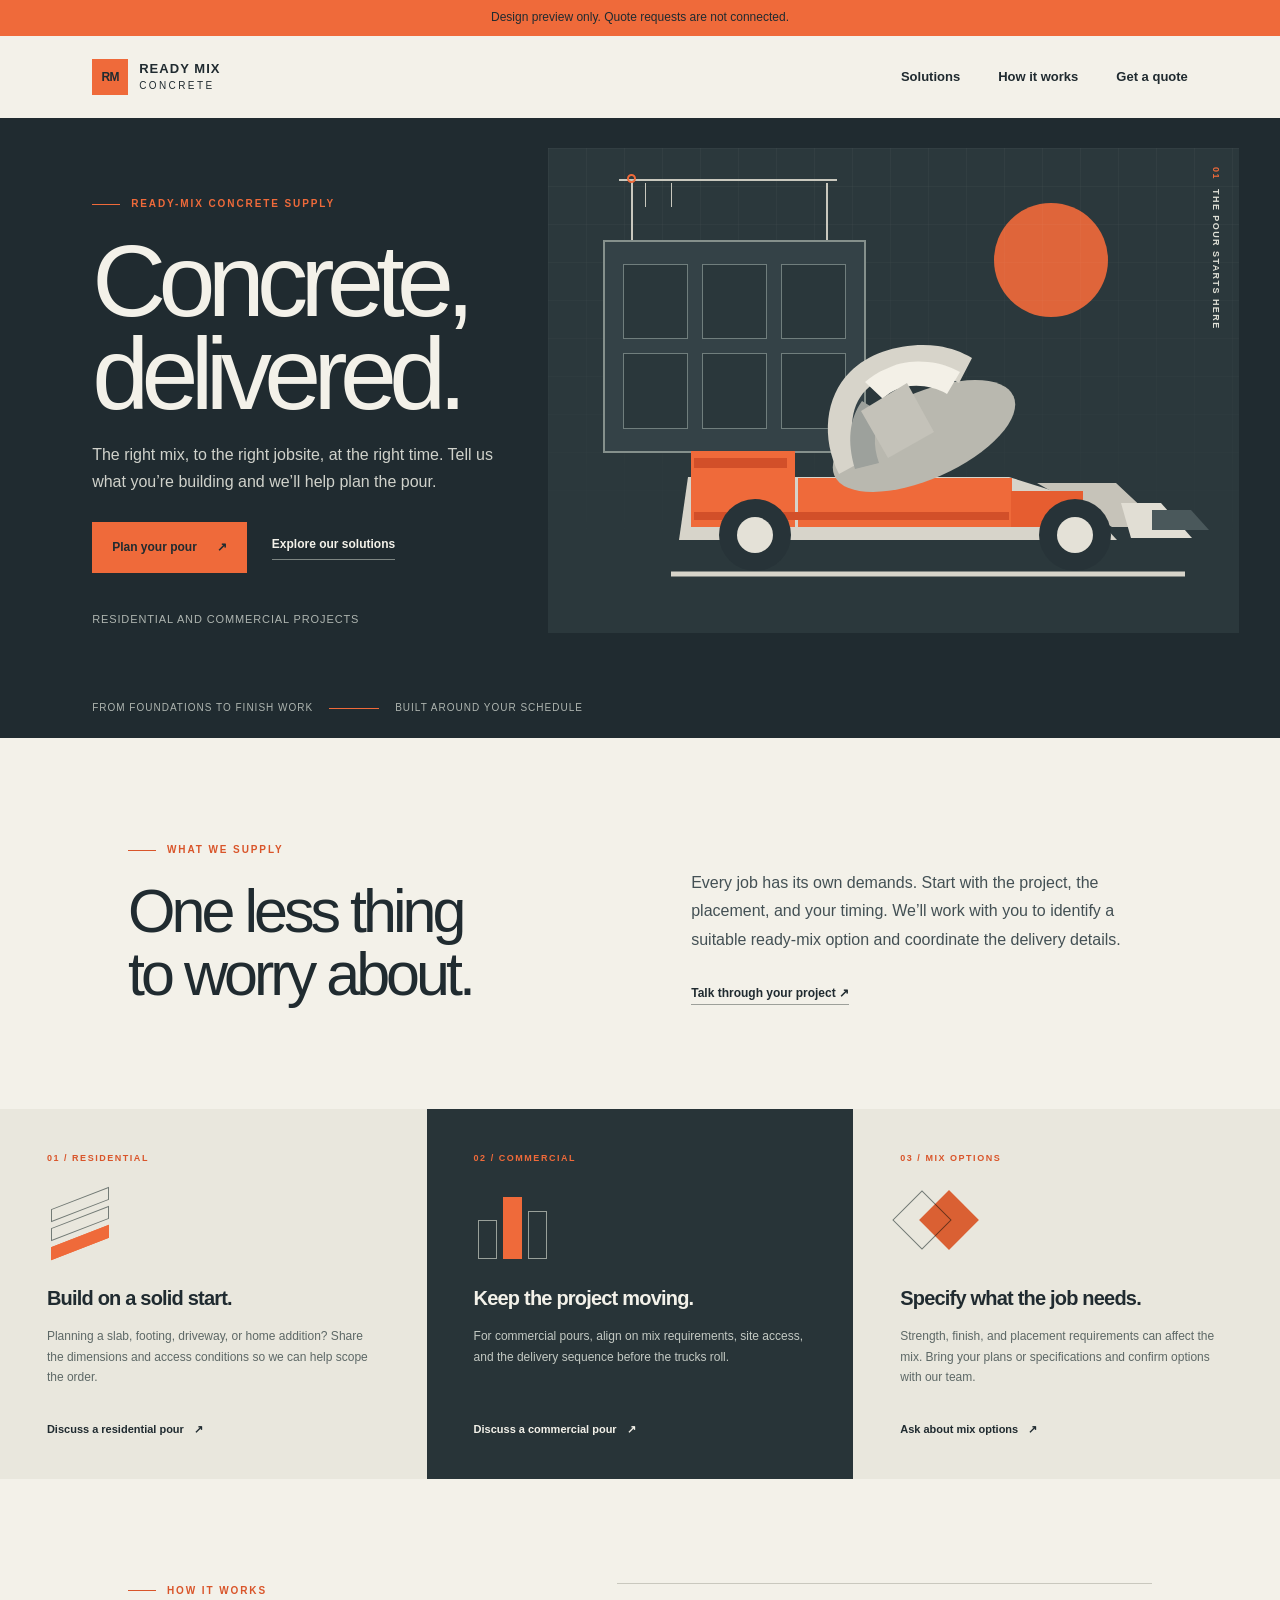
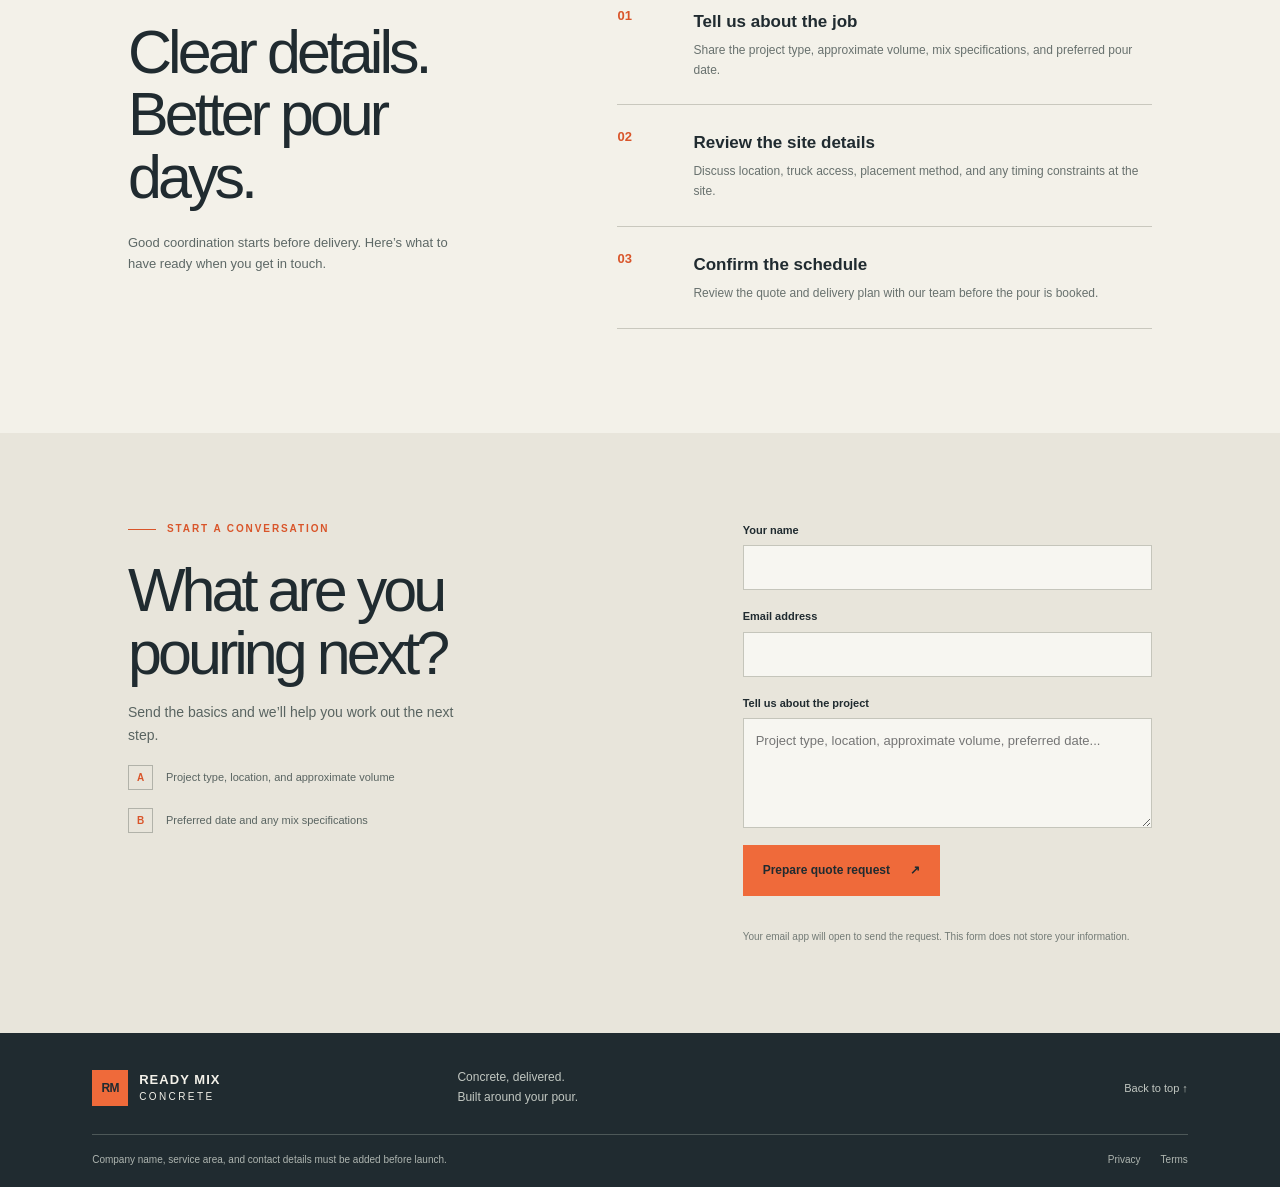
<file: index.html>
<!doctype html>
<html lang="en">
  <head>
    <meta charset="utf-8">
    <meta name="viewport" content="width=device-width, initial-scale=1">
    <meta name="robots" content="noindex, nofollow">
    <meta name="theme-color" content="#202b30">
    <meta name="description" content="Ready-mix concrete supply for residential and commercial projects. Tell us about your pour and request a quote.">
    <title>Ready Mix Concrete | Concrete, delivered</title>
    <link rel="icon" href="favicon.svg" type="image/svg+xml">
    <link rel="stylesheet" href="styles.css">
    <script src="script.js" defer></script>
  </head>
  <body>
    <a class="skip-link" href="#main">Skip to content</a>
    <aside class="preview-notice">Design preview only. Quote requests are not connected.</aside>
    <header class="site-header">
      <a class="brand" href="index.html" aria-label="Ready Mix Concrete home">
        <span class="brand-mark" aria-hidden="true">RM</span>
        <span class="brand-name">READY MIX <span>CONCRETE</span></span>
      </a>
      <button class="menu-toggle" type="button" aria-expanded="false" aria-controls="primary-nav">
        <span class="menu-toggle-label">Menu</span>
        <span class="menu-toggle-icon" aria-hidden="true"></span>
      </button>
      <nav class="primary-nav" id="primary-nav" aria-label="Main navigation">
        <a href="#solutions">Solutions</a>
        <a href="#how-it-works">How it works</a>
        <a href="#contact">Get a quote</a>
      </nav>
    </header>

    <main id="main">
      <section class="hero">
        <div class="hero-copy">
          <p class="eyebrow"><span class="eyebrow-line"></span> READY-MIX CONCRETE SUPPLY</p>
          <h1>Concrete,<br>delivered.</h1>
          <p class="hero-intro">The right mix, to the right jobsite, at the right time. Tell us what you’re building and we’ll help plan the pour.</p>
          <div class="hero-actions">
            <a class="button button-primary" href="#contact">Plan your pour <span aria-hidden="true">↗</span></a>
            <a class="text-link" href="#solutions">Explore our solutions</a>
          </div>
          <p class="hero-note">Residential and commercial projects</p>
        </div>
        <div class="hero-art" role="img" aria-label="Illustration of a ready-mix concrete truck at a construction site">
          <div class="art-sun"></div>
          <div class="art-grid"></div>
          <div class="art-crane"><span></span><i></i></div>
          <div class="art-building"><span></span><span></span><span></span><span></span><span></span><span></span></div>
          <svg class="truck" viewBox="0 0 640 330" aria-hidden="true">
            <path d="M75 199h321l70 22 38 41H66z" fill="#d7d4ca"/>
            <path d="M424 205h79l47 44h-51l-35-21z" fill="#c6c3b9"/>
            <path d="M508 225h40l31 35h-61z" fill="#e1ded4"/>
            <path d="M539 232h39l18 20h-57z" fill="#4a585b"/>
            <path d="M78 173h104v76H78z" fill="#ef6a3a"/>
            <path d="M185 200h214v49H185z" fill="#ef6a3a"/>
            <path d="M398 213h72v36h-72z" fill="#e65d30"/>
            <path d="M81 180h93v10H81zm0 54h315v8H81z" fill="#d24f29"/>
            <ellipse cx="311" cy="158" rx="98" ry="43" transform="rotate(-24 311 158)" fill="#b9b8af"/>
            <path d="M226 196c-18-36-14-77 11-102 21-21 56-30 88-26 13 2 24 6 34 12l-13 25c-10-6-21-9-33-10-24-2-47 4-60 17-17 17-18 46-5 72z" fill="#d7d4ca"/>
            <path d="M273 91c11-6 26-9 42-7 12 1 23 5 32 10l-13 22c-12-7-28-10-42-7-9 2-17 6-22 12l-18-17c6-5 13-10 21-13z" fill="#f3f0e7"/>
            <path d="M242 191c-8-27-6-50 7-68l21 13c-10 14-10 32-4 49z" fill="#9da19c"/>
            <path d="M294 105l27 49-46 26-27-47z" fill="#c4c2b9"/>
            <circle cx="142" cy="257" r="36" fill="#273338"/>
            <circle cx="142" cy="257" r="18" fill="#e4e1d7"/>
            <circle cx="462" cy="257" r="36" fill="#273338"/>
            <circle cx="462" cy="257" r="18" fill="#e4e1d7"/>
            <path d="M58 296h514" stroke="#d7d4ca" stroke-width="5"/>
          </svg>
          <div class="art-label"><span>01</span> THE POUR STARTS HERE</div>
        </div>
        <div class="hero-bottom">
          <span>From foundations to finish work</span>
          <span class="hero-bottom-rule"></span>
          <span>Built around your schedule</span>
        </div>
      </section>

      <section class="intro section-pad" id="solutions">
        <div class="section-heading">
          <p class="eyebrow"><span class="eyebrow-line"></span> WHAT WE SUPPLY</p>
          <h2>One less thing<br>to worry about.</h2>
        </div>
        <div class="intro-copy">
          <p class="lead">Every job has its own demands. Start with the project, the placement, and your timing. We’ll work with you to identify a suitable ready-mix option and coordinate the delivery details.</p>
          <a class="text-link text-link-dark" href="#contact">Talk through your project <span aria-hidden="true">↗</span></a>
        </div>
      </section>

      <section class="service-grid" aria-label="Project types">
        <article class="service-card">
          <span class="service-number">01 / RESIDENTIAL</span>
          <div class="service-icon foundation-icon" aria-hidden="true"><span></span><span></span><span></span></div>
          <h3>Build on a solid start.</h3>
          <p>Planning a slab, footing, driveway, or home addition? Share the dimensions and access conditions so we can help scope the order.</p>
          <a href="#contact" aria-label="Request a residential project quote">Discuss a residential pour <span aria-hidden="true">↗</span></a>
        </article>
        <article class="service-card service-card-dark">
          <span class="service-number">02 / COMMERCIAL</span>
          <div class="service-icon commercial-icon" aria-hidden="true"><span></span><span></span><span></span></div>
          <h3>Keep the project moving.</h3>
          <p>For commercial pours, align on mix requirements, site access, and the delivery sequence before the trucks roll.</p>
          <a href="#contact" aria-label="Request a commercial project quote">Discuss a commercial pour <span aria-hidden="true">↗</span></a>
        </article>
        <article class="service-card">
          <span class="service-number">03 / MIX OPTIONS</span>
          <div class="service-icon mix-icon" aria-hidden="true"><span></span><span></span><span></span></div>
          <h3>Specify what the job needs.</h3>
          <p>Strength, finish, and placement requirements can affect the mix. Bring your plans or specifications and confirm options with our team.</p>
          <a href="#contact" aria-label="Ask about ready-mix options">Ask about mix options <span aria-hidden="true">↗</span></a>
        </article>
      </section>

      <section class="process section-pad" id="how-it-works">
        <div class="process-heading">
          <p class="eyebrow"><span class="eyebrow-line"></span> HOW IT WORKS</p>
          <h2>Clear details.<br>Better pour days.</h2>
          <p>Good coordination starts before delivery. Here’s what to have ready when you get in touch.</p>
        </div>
        <div class="steps">
          <article class="step">
            <span class="step-number">01</span>
            <div><h3>Tell us about the job</h3><p>Share the project type, approximate volume, mix specifications, and preferred pour date.</p></div>
          </article>
          <article class="step">
            <span class="step-number">02</span>
            <div><h3>Review the site details</h3><p>Discuss location, truck access, placement method, and any timing constraints at the site.</p></div>
          </article>
          <article class="step">
            <span class="step-number">03</span>
            <div><h3>Confirm the schedule</h3><p>Review the quote and delivery plan with our team before the pour is booked.</p></div>
          </article>
        </div>
      </section>

      <section class="quote-band" id="contact">
        <div class="quote-copy">
          <p class="eyebrow"><span class="eyebrow-line"></span> START A CONVERSATION</p>
          <h2>What are you<br>pouring next?</h2>
          <p>Send the basics and we’ll help you work out the next step.</p>
          <div class="quote-detail"><span class="detail-mark">A</span><span>Project type, location, and approximate volume</span></div>
          <div class="quote-detail"><span class="detail-mark">B</span><span>Preferred date and any mix specifications</span></div>
        </div>
        <form class="quote-form" id="quote-form">
          <label for="name">Your name</label>
          <input id="name" name="name" autocomplete="name" required>
          <label for="email">Email address</label>
          <input id="email" name="email" type="email" autocomplete="email" required>
          <label for="project">Tell us about the project</label>
          <textarea id="project" name="project" rows="4" placeholder="Project type, location, approximate volume, preferred date..." required></textarea>
          <button class="button button-primary" type="submit">Prepare quote request <span aria-hidden="true">↗</span></button>
          <p class="form-status" id="form-status" role="status" aria-live="polite"></p>
          <p class="form-note">Your email app will open to send the request. This form does not store your information.</p>
        </form>
      </section>
    </main>

    <footer class="site-footer">
      <div class="footer-top">
        <a class="brand brand-footer" href="index.html" aria-label="Ready Mix Concrete home">
          <span class="brand-mark" aria-hidden="true">RM</span>
          <span class="brand-name">READY MIX <span>CONCRETE</span></span>
        </a>
        <p>Concrete, delivered.<br>Built around your pour.</p>
        <a class="back-top" href="#main">Back to top ↑</a>
      </div>
      <div class="footer-bottom">
        <span>Company name, service area, and contact details must be added before launch.</span>
        <div><a href="privacy.html">Privacy</a><a href="terms.html">Terms</a></div>
      </div>
    </footer>
  </body>
</html>
</file>
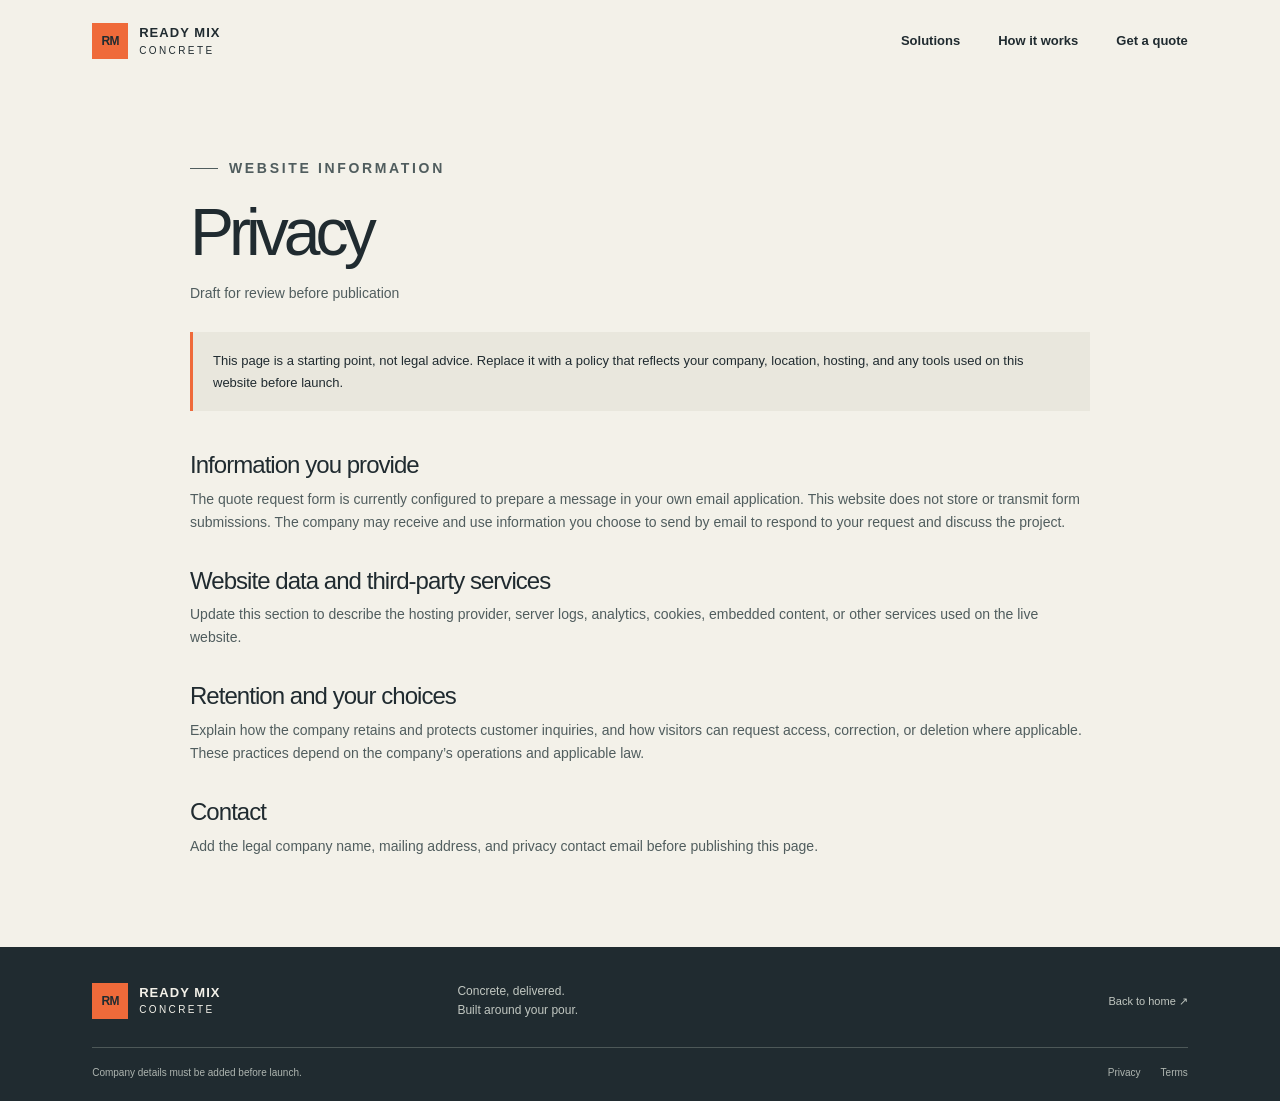
<file: privacy.html>
<!doctype html>
<html lang="en">
  <head>
    <meta charset="utf-8">
    <meta name="viewport" content="width=device-width, initial-scale=1">
    <meta name="robots" content="noindex, nofollow">
    <meta name="theme-color" content="#202b30">
    <meta name="description" content="Privacy information for Ready Mix Concrete.">
    <title>Privacy | Ready Mix Concrete</title>
    <link rel="icon" href="favicon.svg" type="image/svg+xml">
    <link rel="stylesheet" href="styles.css">
  </head>
  <body>
    <header class="site-header">
      <a class="brand" href="index.html" aria-label="Ready Mix Concrete home">
        <span class="brand-mark" aria-hidden="true">RM</span>
        <span class="brand-name">READY MIX <span>CONCRETE</span></span>
      </a>
      <nav class="primary-nav" aria-label="Main navigation">
        <a href="index.html#solutions">Solutions</a>
        <a href="index.html#how-it-works">How it works</a>
        <a href="index.html#contact">Get a quote</a>
      </nav>
    </header>
    <main class="legal-page">
      <p class="eyebrow"><span class="eyebrow-line"></span> WEBSITE INFORMATION</p>
      <h1>Privacy</h1>
      <p class="legal-updated">Draft for review before publication</p>
      <div class="legal-notice">This page is a starting point, not legal advice. Replace it with a policy that reflects your company, location, hosting, and any tools used on this website before launch.</div>
      <h2>Information you provide</h2>
      <p>The quote request form is currently configured to prepare a message in your own email application. This website does not store or transmit form submissions. The company may receive and use information you choose to send by email to respond to your request and discuss the project.</p>
      <h2>Website data and third-party services</h2>
      <p>Update this section to describe the hosting provider, server logs, analytics, cookies, embedded content, or other services used on the live website.</p>
      <h2>Retention and your choices</h2>
      <p>Explain how the company retains and protects customer inquiries, and how visitors can request access, correction, or deletion where applicable. These practices depend on the company’s operations and applicable law.</p>
      <h2>Contact</h2>
      <p>Add the legal company name, mailing address, and privacy contact email before publishing this page.</p>
    </main>
    <footer class="site-footer">
      <div class="footer-top">
        <a class="brand brand-footer" href="index.html" aria-label="Ready Mix Concrete home"><span class="brand-mark" aria-hidden="true">RM</span><span class="brand-name">READY MIX <span>CONCRETE</span></span></a>
        <p>Concrete, delivered.<br>Built around your pour.</p>
        <a class="back-top" href="index.html">Back to home ↗</a>
      </div>
      <div class="footer-bottom"><span>Company details must be added before launch.</span><div><a href="privacy.html">Privacy</a><a href="terms.html">Terms</a></div></div>
    </footer>
  </body>
</html>
</file>
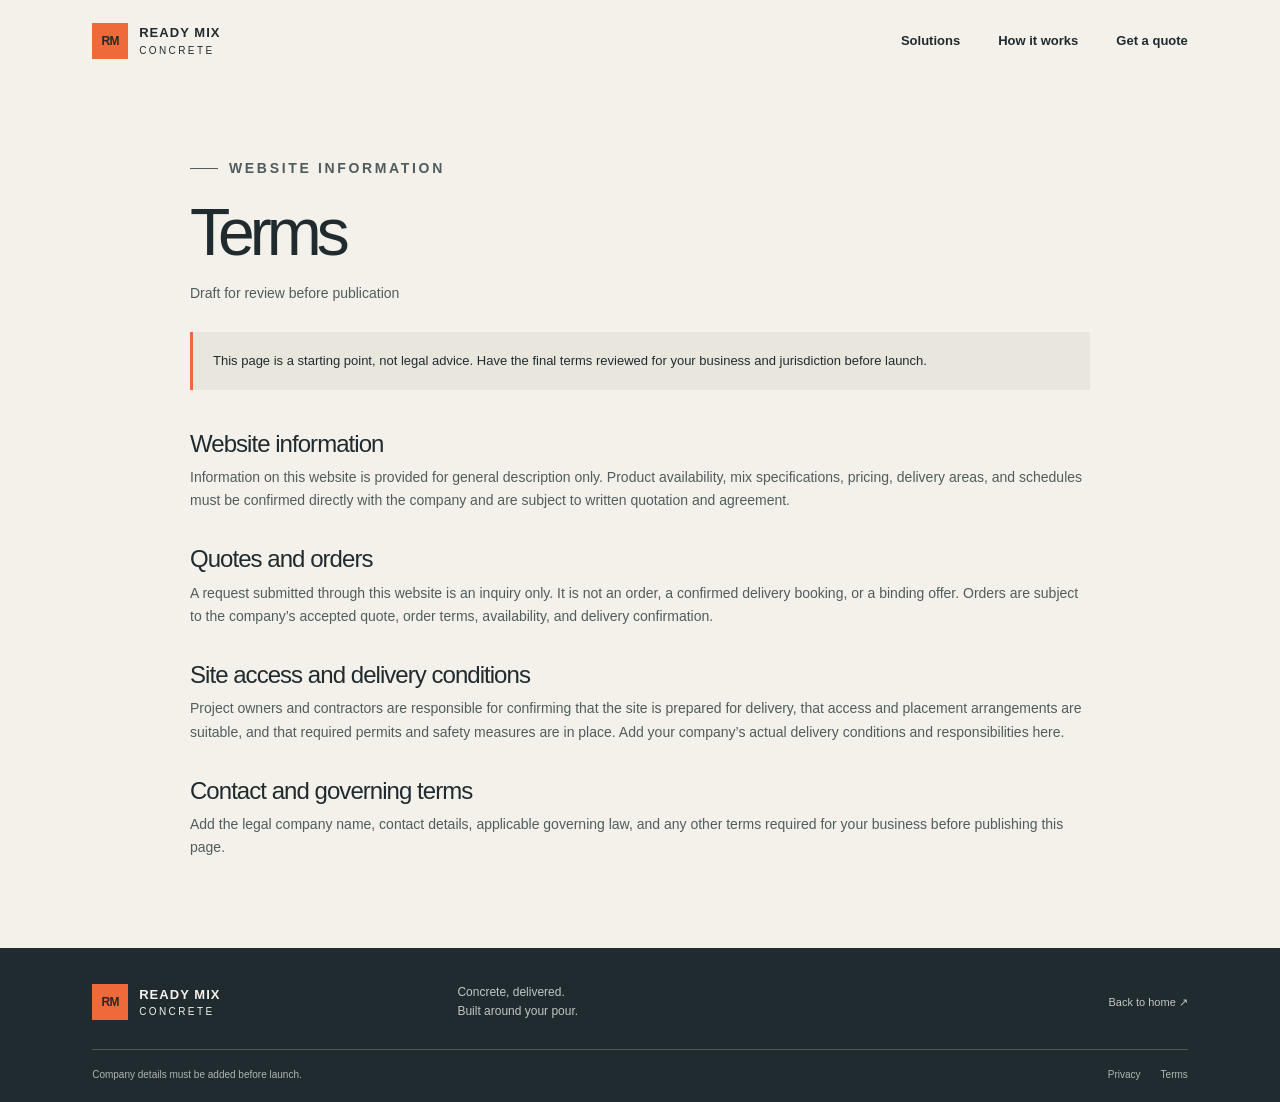
<file: terms.html>
<!doctype html>
<html lang="en">
  <head>
    <meta charset="utf-8">
    <meta name="viewport" content="width=device-width, initial-scale=1">
    <meta name="robots" content="noindex, nofollow">
    <meta name="theme-color" content="#202b30">
    <meta name="description" content="Website terms for Ready Mix Concrete.">
    <title>Terms | Ready Mix Concrete</title>
    <link rel="icon" href="favicon.svg" type="image/svg+xml">
    <link rel="stylesheet" href="styles.css">
  </head>
  <body>
    <header class="site-header">
      <a class="brand" href="index.html" aria-label="Ready Mix Concrete home">
        <span class="brand-mark" aria-hidden="true">RM</span>
        <span class="brand-name">READY MIX <span>CONCRETE</span></span>
      </a>
      <nav class="primary-nav" aria-label="Main navigation">
        <a href="index.html#solutions">Solutions</a>
        <a href="index.html#how-it-works">How it works</a>
        <a href="index.html#contact">Get a quote</a>
      </nav>
    </header>
    <main class="legal-page">
      <p class="eyebrow"><span class="eyebrow-line"></span> WEBSITE INFORMATION</p>
      <h1>Terms</h1>
      <p class="legal-updated">Draft for review before publication</p>
      <div class="legal-notice">This page is a starting point, not legal advice. Have the final terms reviewed for your business and jurisdiction before launch.</div>
      <h2>Website information</h2>
      <p>Information on this website is provided for general description only. Product availability, mix specifications, pricing, delivery areas, and schedules must be confirmed directly with the company and are subject to written quotation and agreement.</p>
      <h2>Quotes and orders</h2>
      <p>A request submitted through this website is an inquiry only. It is not an order, a confirmed delivery booking, or a binding offer. Orders are subject to the company’s accepted quote, order terms, availability, and delivery confirmation.</p>
      <h2>Site access and delivery conditions</h2>
      <p>Project owners and contractors are responsible for confirming that the site is prepared for delivery, that access and placement arrangements are suitable, and that required permits and safety measures are in place. Add your company’s actual delivery conditions and responsibilities here.</p>
      <h2>Contact and governing terms</h2>
      <p>Add the legal company name, contact details, applicable governing law, and any other terms required for your business before publishing this page.</p>
    </main>
    <footer class="site-footer">
      <div class="footer-top">
        <a class="brand brand-footer" href="index.html" aria-label="Ready Mix Concrete home"><span class="brand-mark" aria-hidden="true">RM</span><span class="brand-name">READY MIX <span>CONCRETE</span></span></a>
        <p>Concrete, delivered.<br>Built around your pour.</p>
        <a class="back-top" href="index.html">Back to home ↗</a>
      </div>
      <div class="footer-bottom"><span>Company details must be added before launch.</span><div><a href="privacy.html">Privacy</a><a href="terms.html">Terms</a></div></div>
    </footer>
  </body>
</html>
</file>
<file: styles.css>
:root {
  color-scheme: light;
  --ink: #202b30;
  --ink-soft: #435054;
  --paper: #f3f1e9;
  --paper-deep: #e8e5db;
  --orange: #ef6a3a;
  --orange-dark: #d9552a;
  --line: #c9c8be;
  --font-body: 'Aptos', 'Segoe UI', sans-serif;
  --font-display: 'Aptos Display', 'Segoe UI', sans-serif;
}

* { box-sizing: border-box; }
html { scroll-behavior: smooth; }
body { margin: 0; background: var(--paper); color: var(--ink); font-family: var(--font-body); font-size: 15px; line-height: 1.65; }
a { color: inherit; }
button, input, textarea { font: inherit; }
.skip-link { position: absolute; z-index: 20; top: -60px; left: 16px; padding: 10px 16px; background: var(--orange); color: var(--ink); }
.skip-link:focus { top: 12px; }
.preview-notice { padding: 8px 5%; background: var(--orange); color: var(--ink); text-align: center; font-size: 12px; }

.site-header { position: relative; z-index: 5; height: 82px; padding: 0 7.2%; display: flex; align-items: center; justify-content: space-between; background: var(--paper); }
.brand { display: inline-flex; gap: 11px; align-items: center; text-decoration: none; }
.brand-mark { width: 36px; height: 36px; display: grid; place-items: center; background: var(--orange); color: var(--ink); font: 700 12px var(--font-display); letter-spacing: -.06em; }
.brand-name { font: 700 13px/1.1 var(--font-display); letter-spacing: .08em; }
.brand-name span { display: block; margin-top: 4px; font-size: 10px; font-weight: 500; letter-spacing: .24em; }
.primary-nav { display: flex; align-items: center; gap: 38px; }
.primary-nav a { font-size: 13px; font-weight: 600; text-decoration: none; }
.primary-nav a:hover, .footer-bottom a:hover { color: var(--orange-dark); }
.menu-toggle { display: none; }

.hero { position: relative; min-height: 620px; padding: 78px 7.2% 0; overflow: hidden; background: var(--ink); color: var(--paper); }
.hero-copy { position: relative; z-index: 2; width: min(52%, 570px); }
.eyebrow { margin: 0 0 22px; display: flex; align-items: center; gap: 11px; color: var(--orange); font-size: 10px; font-weight: 700; letter-spacing: .19em; }
.eyebrow-line { display: inline-block; width: 28px; height: 1px; background: currentColor; }
h1, h2, h3, p { margin-top: 0; }
h1, h2, h3 { font-family: var(--font-display); }
h1 { margin-bottom: 20px; font-size: clamp(62px, 8vw, 108px); font-weight: 500; line-height: .91; letter-spacing: -.075em; }
.hero-intro { max-width: 430px; margin-bottom: 27px; color: #d0d2cb; font-size: 16px; line-height: 1.7; }
.hero-actions { display: flex; align-items: center; gap: 25px; }
.button { min-height: 51px; padding: 0 20px; display: inline-flex; align-items: center; justify-content: center; gap: 20px; border: 0; border-radius: 0; font-size: 12px; font-weight: 700; text-decoration: none; cursor: pointer; transition: background-color .18s ease, color .18s ease; }
.button-primary { background: var(--orange); color: var(--ink); }
.button-primary:hover { background: #fa7a4d; }
.button:focus-visible, a:focus-visible, input:focus-visible, textarea:focus-visible, .menu-toggle:focus-visible { outline: 3px solid #ffc09f; outline-offset: 3px; }
.text-link { color: var(--paper); font-size: 12px; font-weight: 600; text-decoration: none; border-bottom: 1px solid #7d8582; padding-bottom: 4px; }
.text-link:hover { border-color: var(--orange); }
.hero-note { margin: 37px 0 0; color: #aeb5b0; font-size: 11px; letter-spacing: .08em; text-transform: uppercase; }
.hero-art { position: absolute; right: 3.2%; top: 30px; width: 54%; height: 485px; overflow: hidden; background: #2b383c; }
.art-grid { position: absolute; inset: 0; opacity: .14; background-image: linear-gradient(rgba(242,240,230,.25) 1px, transparent 1px), linear-gradient(90deg, rgba(242,240,230,.25) 1px, transparent 1px); background-size: 38px 38px; mask-image: linear-gradient(to bottom, #000, transparent 90%); }
.art-sun { position: absolute; top: 55px; right: 19%; width: 114px; height: 114px; border-radius: 50%; background: var(--orange); opacity: .92; }
.art-building { position: absolute; top: 92px; left: 8%; width: 38%; height: 213px; display: grid; grid-template-columns: repeat(3, 1fr); grid-template-rows: repeat(2, 1fr); gap: 14px; padding: 22px 18px; border: 2px solid #85908c; background: #344247; }
.art-building span { border: 1px solid #707e7d; background: #2a373b; }
.art-crane { position: absolute; top: 31px; left: 12%; width: 2px; height: 189px; background: #c9c8be; }
.art-crane::before { content: ''; position: absolute; top: 0; left: -12px; width: 218px; height: 2px; background: #c9c8be; }
.art-crane::after { content: ''; position: absolute; top: 4px; left: 195px; width: 2px; height: 93px; background: #c9c8be; }
.art-crane span { position: absolute; top: -5px; left: -4px; width: 9px; height: 9px; border: 2px solid var(--orange); border-radius: 50%; }
.art-crane i { position: absolute; top: 4px; left: 14px; width: 27px; height: 24px; border-left: 1px solid #c9c8be; border-right: 1px solid #c9c8be; }
.truck { position: absolute; z-index: 1; width: 94%; max-width: 640px; height: auto; right: -2%; bottom: 25px; }
.art-label { position: absolute; z-index: 2; top: 19px; right: 18px; display: flex; gap: 9px; color: #e0e0d7; font: 600 9px var(--font-display); letter-spacing: .16em; writing-mode: vertical-rl; }
.art-label span { color: var(--orange); }
.hero-bottom { position: absolute; left: 7.2%; right: 7.2%; bottom: 21px; display: flex; align-items: center; gap: 16px; color: #aeb5b0; font-size: 10px; letter-spacing: .1em; text-transform: uppercase; }
.hero-bottom-rule { width: 50px; height: 1px; background: var(--orange); }

.section-pad { padding: 104px 10%; }
.intro { display: grid; grid-template-columns: 1fr 1fr; gap: 10%; align-items: end; }
.section-heading .eyebrow, .process .eyebrow, .quote-band .eyebrow { color: var(--orange-dark); }
h2 { margin-bottom: 0; font-size: clamp(38px, 5vw, 61px); font-weight: 500; line-height: 1.02; letter-spacing: -.065em; }
.lead { max-width: 500px; margin-bottom: 25px; color: var(--ink-soft); font-size: 16px; line-height: 1.8; }
.text-link-dark { color: var(--ink); border-color: #9da09a; }
.service-grid { display: grid; grid-template-columns: repeat(3, 1fr); }
.service-card { min-height: 370px; padding: 35px 11%; background: #e9e7dd; }
.service-card-dark { background: #283438; color: var(--paper); }
.service-number { color: var(--orange-dark); font-size: 9px; font-weight: 700; letter-spacing: .17em; }
.service-card-dark .service-number { color: var(--orange); }
.service-icon { height: 73px; margin: 23px 0 18px; position: relative; width: 77px; }
.foundation-icon span { position: absolute; left: 4px; width: 58px; height: 13px; border: 1px solid #737b76; transform: skewY(-21deg); }
.foundation-icon span:nth-child(1) { top: 7px; }
.foundation-icon span:nth-child(2) { top: 26px; }
.foundation-icon span:nth-child(3) { top: 45px; background: var(--orange); border-color: var(--orange); }
.commercial-icon span { position: absolute; bottom: 5px; width: 19px; border: 1px solid #99a09a; }
.commercial-icon span:nth-child(1) { left: 4px; height: 39px; }
.commercial-icon span:nth-child(2) { left: 29px; height: 62px; background: var(--orange); border-color: var(--orange); }
.commercial-icon span:nth-child(3) { left: 54px; height: 48px; }
.mix-icon::before, .mix-icon::after { content: ''; position: absolute; top: 8px; width: 40px; height: 40px; border: 1px solid #737b76; transform: rotate(45deg); }
.mix-icon::before { left: 1px; }
.mix-icon::after { left: 28px; background: var(--orange); border-color: var(--orange); mix-blend-mode: multiply; }
.service-card h3 { margin-bottom: 11px; font-size: 20px; font-weight: 600; letter-spacing: -.04em; }
.service-card p { min-height: 78px; color: #5d6866; font-size: 12px; line-height: 1.7; }
.service-card-dark p { color: #c3c9c3; }
.service-card > a { display: inline-flex; gap: 10px; font-size: 11px; font-weight: 700; text-decoration: none; }
.service-card > a:hover { color: var(--orange-dark); }

.process { display: grid; grid-template-columns: .8fr 1.2fr; gap: 13%; }
.process-heading > p:last-child { max-width: 320px; margin-top: 24px; color: #5d6866; font-size: 13px; }
.steps { border-top: 1px solid var(--line); }
.step { display: grid; grid-template-columns: 55px 1fr; gap: 21px; padding: 24px 0; border-bottom: 1px solid var(--line); }
.step-number { color: var(--orange-dark); font: 600 13px var(--font-display); }
.step h3 { margin: 0 0 5px; font-size: 17px; font-weight: 600; }
.step p { max-width: 450px; margin: 0; color: #68716e; font-size: 12px; }

.quote-band { padding: 88px 10%; display: grid; grid-template-columns: 1fr .85fr; gap: 13%; background: var(--paper-deep); }
.quote-copy h2 { margin-bottom: 17px; }
.quote-copy > p:not(.eyebrow) { max-width: 340px; color: #596461; font-size: 14px; }
.quote-detail { display: flex; align-items: center; gap: 13px; margin-top: 18px; color: #596461; font-size: 11px; }
.detail-mark { width: 25px; height: 25px; display: grid; place-items: center; border: 1px solid #b1b2a9; color: var(--orange-dark); font: 600 10px var(--font-display); }
.quote-form { display: flex; flex-direction: column; align-items: stretch; }
.quote-form label { margin: 0 0 6px; font-size: 11px; font-weight: 700; }
.quote-form input, .quote-form textarea { width: 100%; margin-bottom: 17px; padding: 11px 12px; border: 1px solid #c5c5bb; border-radius: 0; background: #f7f6f1; color: var(--ink); font-size: 13px; }
.quote-form textarea { resize: vertical; }
.quote-form .button { align-self: flex-start; }
.form-status { min-height: 20px; margin: 10px 0 0; color: #9f351c; font-size: 12px; }
.form-note { margin: 3px 0 0; color: #737b76; font-size: 10px; }

.site-footer { padding: 35px 7.2% 19px; background: var(--ink); color: var(--paper); }
.footer-top { padding-bottom: 27px; display: grid; grid-template-columns: 1fr 1fr 1fr; align-items: center; border-bottom: 1px solid #4d5858; }
.brand-footer .brand-mark { color: var(--ink); }
.footer-top > p { margin: 0; color: #c1c7c1; font-size: 12px; line-height: 1.6; }
.back-top { justify-self: end; color: #c1c7c1; font-size: 11px; text-decoration: none; }
.footer-bottom { padding-top: 17px; display: flex; justify-content: space-between; gap: 20px; color: #aeb5b0; font-size: 10px; }
.footer-bottom div { display: flex; gap: 20px; }
.footer-bottom a { text-decoration: none; }

.legal-page { min-height: calc(100vh - 190px); padding: 75px max(7.2%, calc((100% - 900px) / 2)); }
.legal-page h1 { margin: 0 0 20px; font-size: clamp(42px, 6vw, 66px); }
.legal-updated { color: #727a76; font-size: 12px; }
.legal-notice { margin: 27px 0 42px; padding: 18px 20px; border-left: 3px solid var(--orange); background: #e9e7dd; font-size: 13px; }
.legal-page h2 { margin: 35px 0 10px; font-size: 24px; letter-spacing: -.04em; }
.legal-page p, .legal-page li { color: #505d5e; font-size: 14px; }
.legal-page a { color: var(--ink); }

@media (max-width: 860px) {
  .site-header { padding: 0 5%; }
  .hero { min-height: 760px; padding: 66px 7% 0; }
  .hero-copy { width: min(83%, 550px); }
  .hero-art { top: 337px; right: 5%; width: 75%; height: 340px; }
  .truck { bottom: 8px; }
  .hero-bottom { left: 7%; right: 7%; }
  .section-pad { padding: 78px 7%; }
  .service-card { padding: 30px 8%; }
  .service-card p { min-height: 105px; }
  .process { gap: 8%; }
  .quote-band { padding: 72px 7%; gap: 8%; }
}
@media (max-width: 620px) {
  .site-header { height: 70px; }
  .menu-toggle { display: inline-flex; align-items: center; gap: 10px; padding: 10px 0 10px 10px; border: 0; background: transparent; color: var(--ink); font-size: 12px; font-weight: 700; }
  .menu-toggle-icon, .menu-toggle-icon::before { display: block; width: 18px; height: 1px; background: currentColor; }
  .menu-toggle-icon { position: relative; }
  .menu-toggle-icon::before { content: ''; position: absolute; top: -6px; }
  .primary-nav { position: absolute; z-index: 5; top: 100%; left: 0; right: 0; display: none; padding: 20px 6%; flex-direction: column; align-items: flex-start; gap: 18px; background: var(--paper); border-top: 1px solid var(--line); }
  .primary-nav.is-open { display: flex; }
  .hero { min-height: 748px; padding: 60px 6% 0; }
  .hero-copy { width: 100%; }
  h1 { font-size: clamp(59px, 16vw, 87px); }
  .hero-intro { max-width: 350px; font-size: 14px; }
  .hero-actions { align-items: flex-start; flex-direction: column; gap: 17px; }
  .hero-note { margin-top: 22px; }
  .hero-art { top: 407px; right: 0; width: 100%; height: 280px; }
  .art-building { top: 55px; height: 125px; gap: 7px; padding: 12px; }
  .art-crane { height: 140px; }
  .art-crane::before { width: 155px; }
  .art-crane::after { left: 135px; height: 61px; }
  .art-sun { width: 72px; height: 72px; top: 40px; }
  .truck { width: 110%; right: -9%; }
  .hero-bottom { left: 6%; right: 6%; bottom: 16px; gap: 9px; font-size: 8px; }
  .hero-bottom-rule { width: 24px; }
  .section-pad { padding: 66px 7%; }
  .intro { grid-template-columns: 1fr; gap: 28px; }
  .service-grid { grid-template-columns: 1fr; }
  .service-card { min-height: auto; padding: 30px 8%; }
  .service-card p { min-height: 0; max-width: 400px; }
  .service-card > a { margin-top: 7px; }
  .process { grid-template-columns: 1fr; gap: 34px; }
  .quote-band { grid-template-columns: 1fr; gap: 34px; padding: 67px 7%; }
  .footer-top { grid-template-columns: 1fr auto; row-gap: 18px; }
  .footer-top > p { grid-column: 1; grid-row: 2; }
  .back-top { grid-column: 2; grid-row: 1; }
  .footer-bottom { flex-direction: column; gap: 11px; line-height: 1.6; }
}

@media (prefers-reduced-motion: reduce) {
  *, *::before, *::after { scroll-behavior: auto !important; transition-duration: .01ms !important; }
}
</file>
